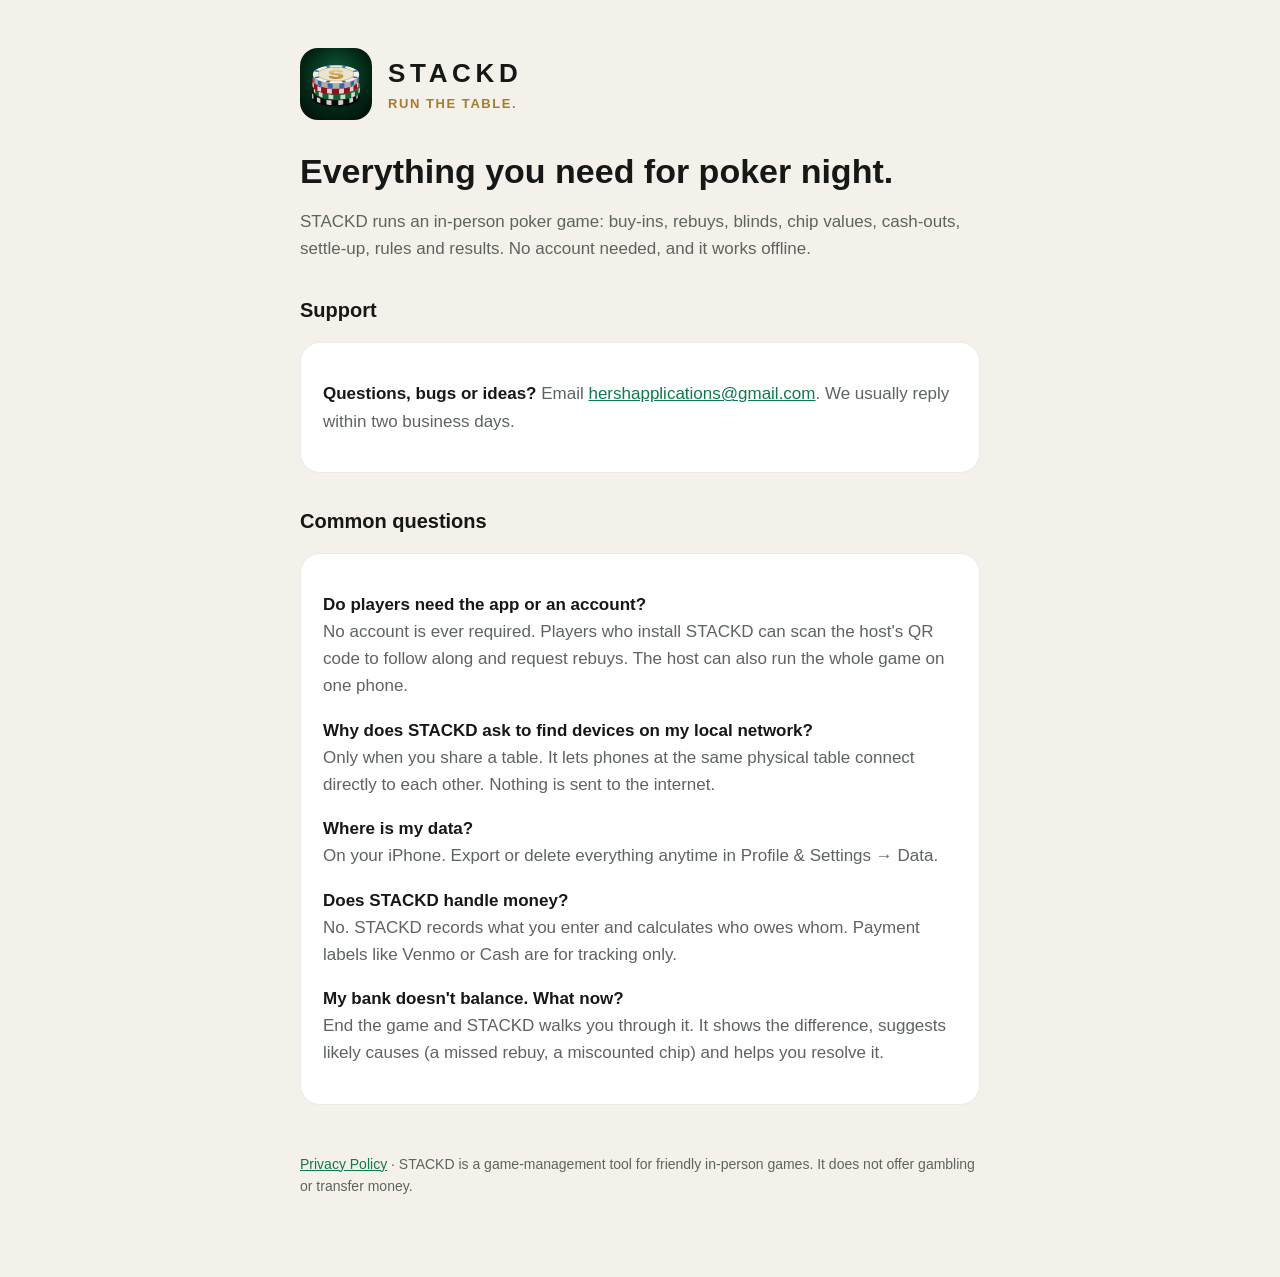
<file: index.html>
<!doctype html>
<html lang="en">
<head>
<meta charset="utf-8">
<meta name="viewport" content="width=device-width, initial-scale=1">
<title>STACKD · Poker Night Host</title>
<meta name="description" content="Everything you need for poker night. Buy-ins, blinds, cash-outs, settle-up and rules for in-person home games.">
<link rel="stylesheet" href="style.css">
</head>
<body>
<main>
  <header>
    <img src="icon.png" alt="STACKD app icon">
    <div><div class="brand">STACKD</div><div class="tag">Run the table.</div></div>
  </header>
  <h1>Everything you need for poker night.</h1>
  <p>STACKD runs an in-person poker game: buy-ins, rebuys, blinds, chip values, cash-outs, settle-up, rules and results. No account needed, and it works offline.</p>

  <h2>Support</h2>
  <div class="card">
    <p><strong>Questions, bugs or ideas?</strong> Email <a href="mailto:hershapplications@gmail.com">hershapplications@gmail.com</a>. We usually reply within two business days.</p>
  </div>

  <h2>Common questions</h2>
  <div class="card">
    <p><strong>Do players need the app or an account?</strong><br>No account is ever required. Players who install STACKD can scan the host's QR code to follow along and request rebuys. The host can also run the whole game on one phone.</p>
    <p><strong>Why does STACKD ask to find devices on my local network?</strong><br>Only when you share a table. It lets phones at the same physical table connect directly to each other. Nothing is sent to the internet.</p>
    <p><strong>Where is my data?</strong><br>On your iPhone. Export or delete everything anytime in Profile &amp; Settings → Data.</p>
    <p><strong>Does STACKD handle money?</strong><br>No. STACKD records what you enter and calculates who owes whom. Payment labels like Venmo or Cash are for tracking only.</p>
    <p><strong>My bank doesn't balance. What now?</strong><br>End the game and STACKD walks you through it. It shows the difference, suggests likely causes (a missed rebuy, a miscounted chip) and helps you resolve it.</p>
  </div>

  <footer>
    <a href="privacy.html">Privacy Policy</a> · STACKD is a game-management tool for friendly in-person games. It does not offer gambling or transfer money.
  </footer>
</main>
</body>
</html>
</file>
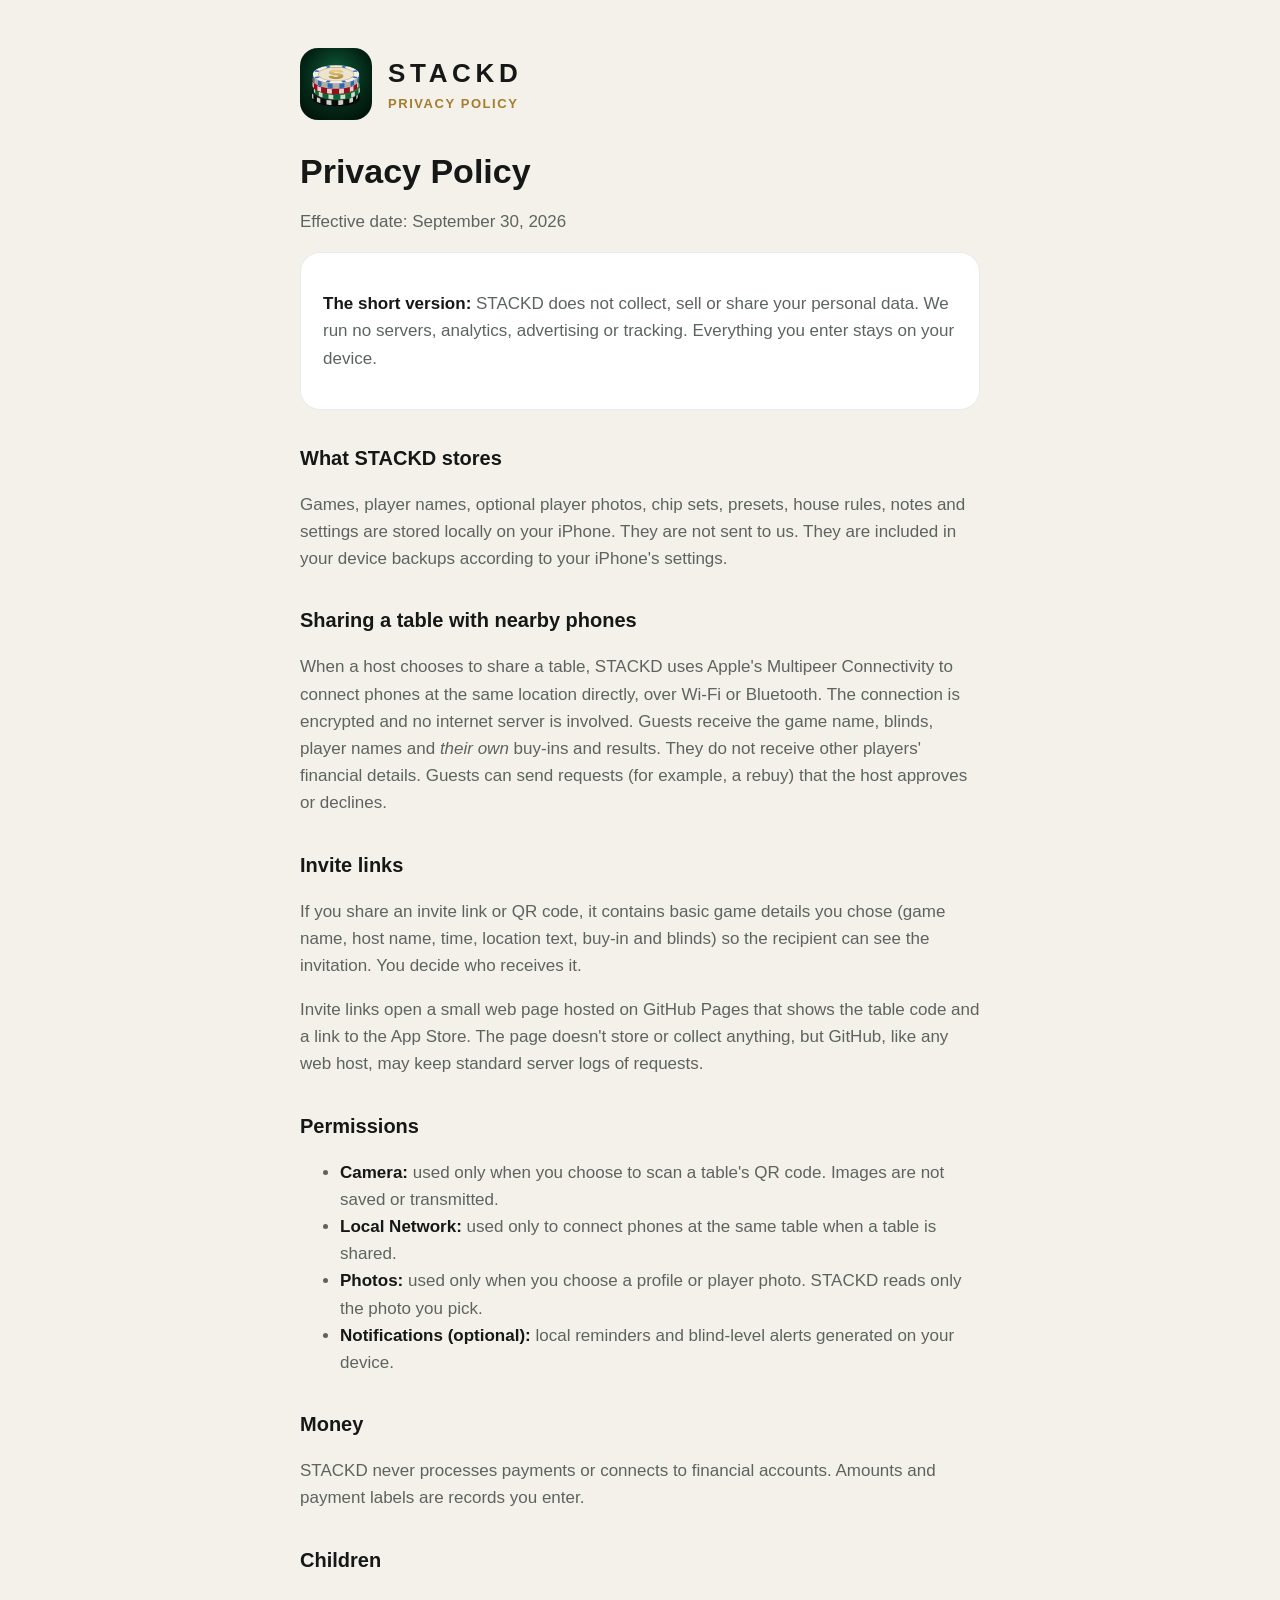
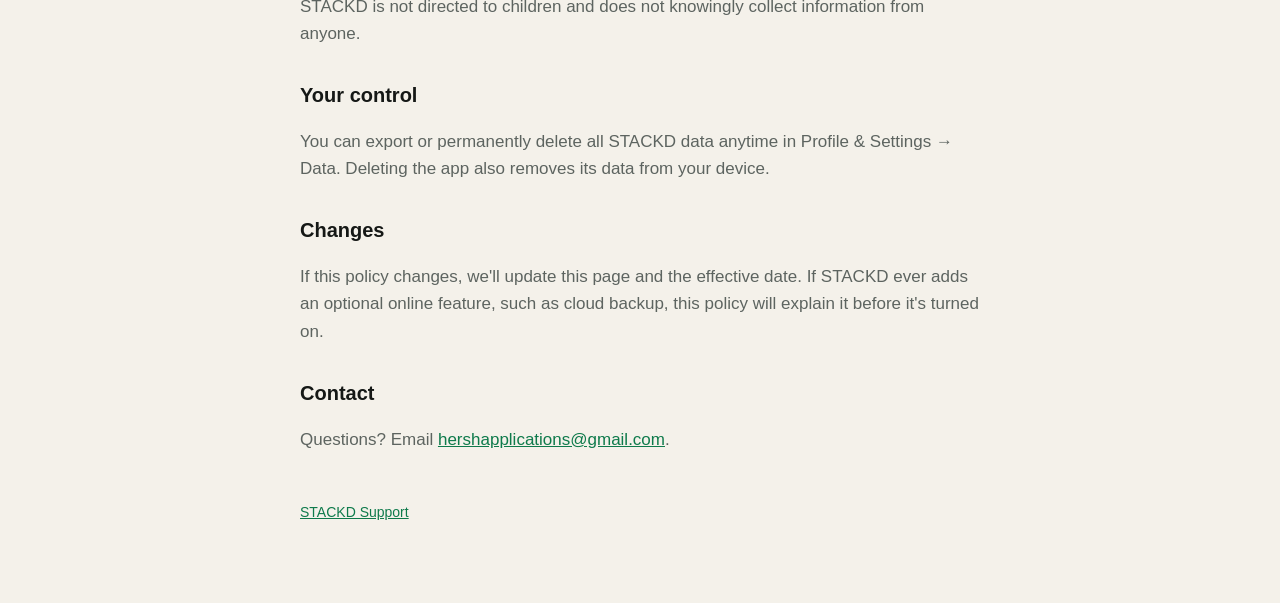
<file: privacy.html>
<!doctype html>
<html lang="en">
<head>
<meta charset="utf-8">
<meta name="viewport" content="width=device-width, initial-scale=1">
<title>STACKD Privacy Policy</title>
<link rel="stylesheet" href="style.css">
</head>
<body>
<main>
  <header>
    <img src="icon.png" alt="STACKD app icon">
    <div><div class="brand">STACKD</div><div class="tag">Privacy Policy</div></div>
  </header>
  <h1>Privacy Policy</h1>
  <p>Effective date: September 30, 2026</p>

  <div class="card">
    <p><strong>The short version:</strong> STACKD does not collect, sell or share your personal data. We run no servers, analytics, advertising or tracking. Everything you enter stays on your device.</p>
  </div>

  <h2>What STACKD stores</h2>
  <p>Games, player names, optional player photos, chip sets, presets, house rules, notes and settings are stored locally on your iPhone. They are not sent to us. They are included in your device backups according to your iPhone's settings.</p>

  <h2>Sharing a table with nearby phones</h2>
  <p>When a host chooses to share a table, STACKD uses Apple's Multipeer Connectivity to connect phones at the same location directly, over Wi-Fi or Bluetooth. The connection is encrypted and no internet server is involved. Guests receive the game name, blinds, player names and <em>their own</em> buy-ins and results. They do not receive other players' financial details. Guests can send requests (for example, a rebuy) that the host approves or declines.</p>

  <h2>Invite links</h2>
  <p>If you share an invite link or QR code, it contains basic game details you chose (game name, host name, time, location text, buy-in and blinds) so the recipient can see the invitation. You decide who receives it.</p>

  <p>Invite links open a small web page hosted on GitHub Pages that shows the table code and a link to the App Store. The page doesn't store or collect anything, but GitHub, like any web host, may keep standard server logs of requests.</p>

  <h2>Permissions</h2>
  <ul>
    <li><strong>Camera:</strong> used only when you choose to scan a table's QR code. Images are not saved or transmitted.</li>
    <li><strong>Local Network:</strong> used only to connect phones at the same table when a table is shared.</li>
    <li><strong>Photos:</strong> used only when you choose a profile or player photo. STACKD reads only the photo you pick.</li>
    <li><strong>Notifications (optional):</strong> local reminders and blind-level alerts generated on your device.</li>
  </ul>

  <h2>Money</h2>
  <p>STACKD never processes payments or connects to financial accounts. Amounts and payment labels are records you enter.</p>

  <h2>Children</h2>
  <p>STACKD is not directed to children and does not knowingly collect information from anyone.</p>

  <h2>Your control</h2>
  <p>You can export or permanently delete all STACKD data anytime in Profile &amp; Settings → Data. Deleting the app also removes its data from your device.</p>

  <h2>Changes</h2>
  <p>If this policy changes, we'll update this page and the effective date. If STACKD ever adds an optional online feature, such as cloud backup, this policy will explain it before it's turned on.</p>

  <h2>Contact</h2>
  <p>Questions? Email <a href="mailto:hershapplications@gmail.com">hershapplications@gmail.com</a>.</p>

  <footer><a href="index.html">STACKD Support</a></footer>
</main>
</body>
</html>
</file>
<file: style.css>
:root { --bg:#0A0C0B; --card:#141816; --text:#F3EFE6; --muted:#A3AAA6; --gold:#D6B46A; --green:#3CCB85; --line:rgba(255,255,255,.08); }
@media (prefers-color-scheme: light) { :root { --bg:#F4F1EA; --card:#FFFFFF; --text:#151816; --muted:#5D6460; --gold:#A67C2E; --green:#0E7A4B; --line:rgba(0,0,0,.08); } }
* { box-sizing:border-box; }
body { margin:0; background:var(--bg); color:var(--text); font:17px/1.6 -apple-system, BlinkMacSystemFont, "SF Pro Text", "Helvetica Neue", sans-serif; }
main { max-width:720px; margin:0 auto; padding:48px 20px 80px; }
header { display:flex; align-items:center; gap:16px; margin-bottom:32px; }
header img { width:72px; height:72px; border-radius:18px; }
.brand { font-weight:900; letter-spacing:.18em; font-size:26px; }
.tag { color:var(--gold); font-weight:700; letter-spacing:.12em; text-transform:uppercase; font-size:13px; }
h1 { font-size:34px; line-height:1.15; margin:0 0 12px; }
h2 { font-size:20px; margin:32px 0 8px; }
p, li { color:var(--muted); }
strong { color:var(--text); }
.card { background:var(--card); border:1px solid var(--line); border-radius:20px; padding:20px 22px; margin:16px 0; }
a { color:var(--green); }
footer { margin-top:48px; color:var(--muted); font-size:14px; }
</file>
